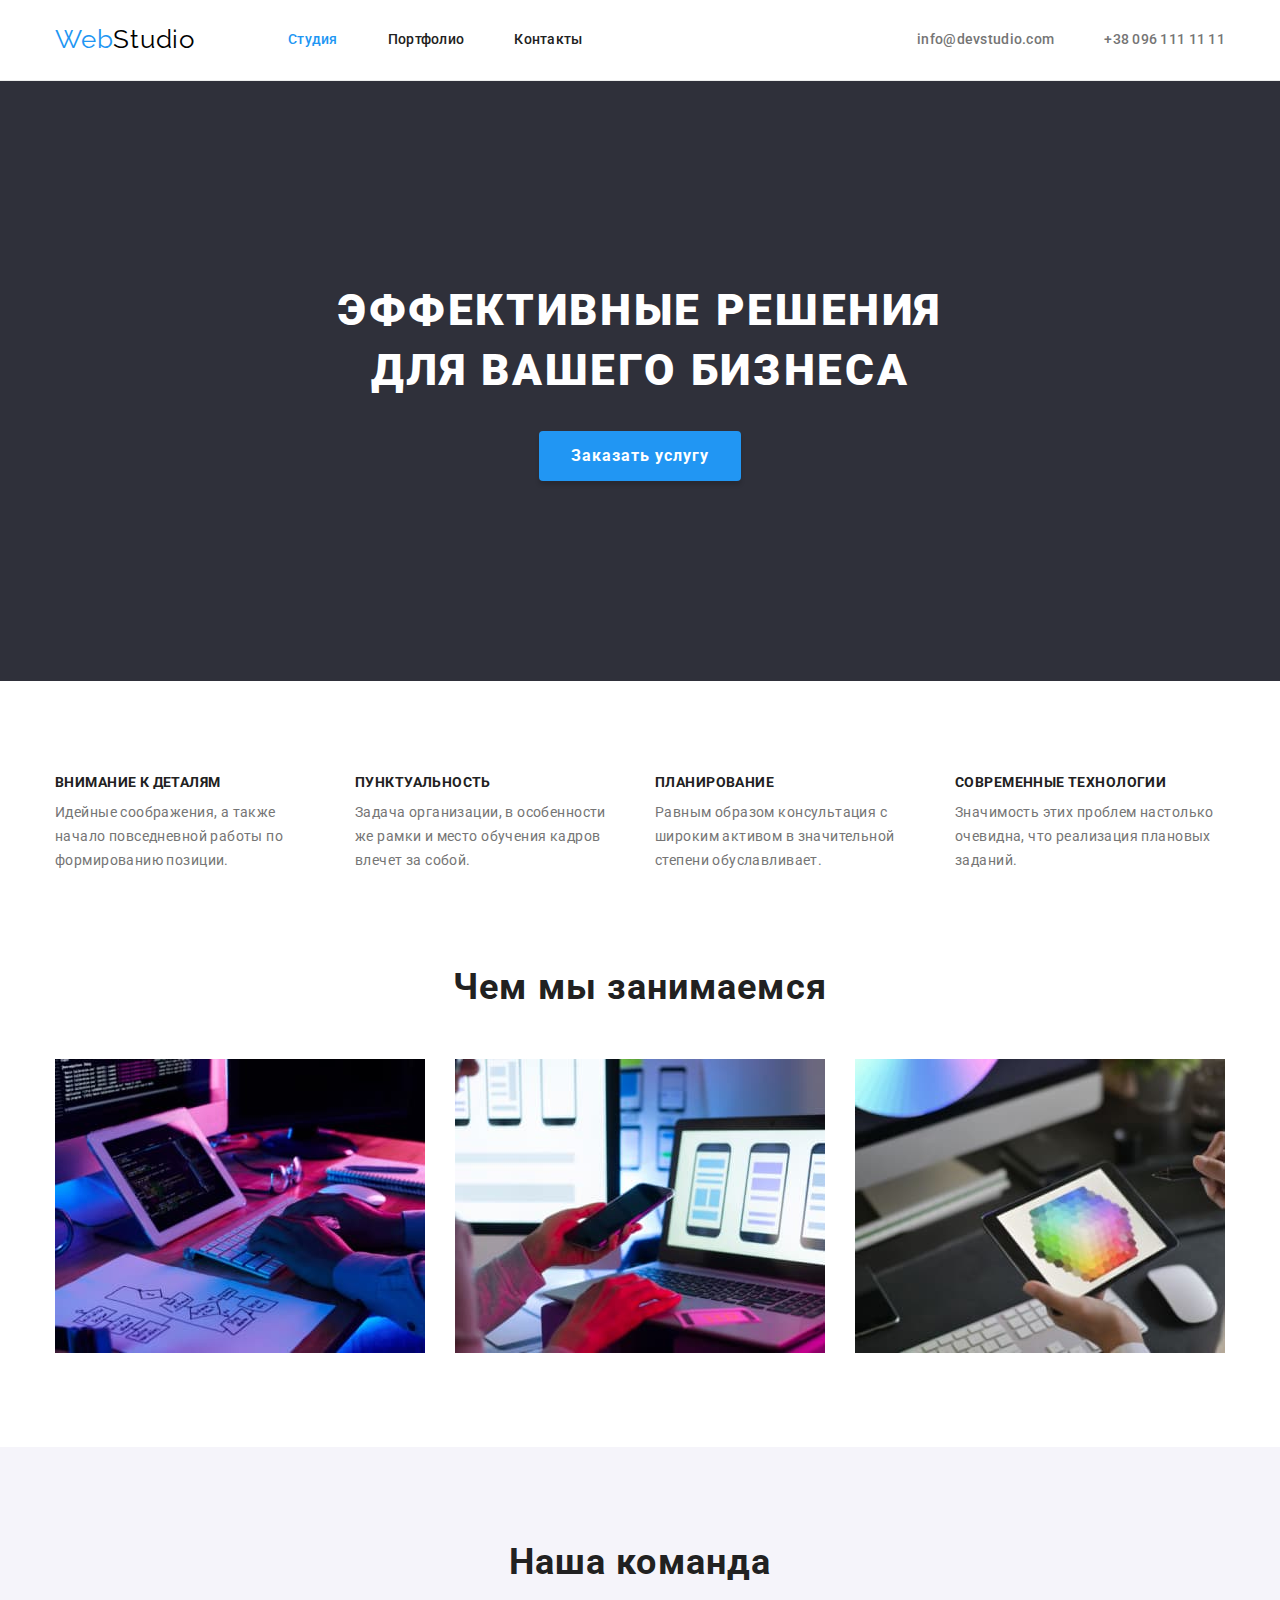
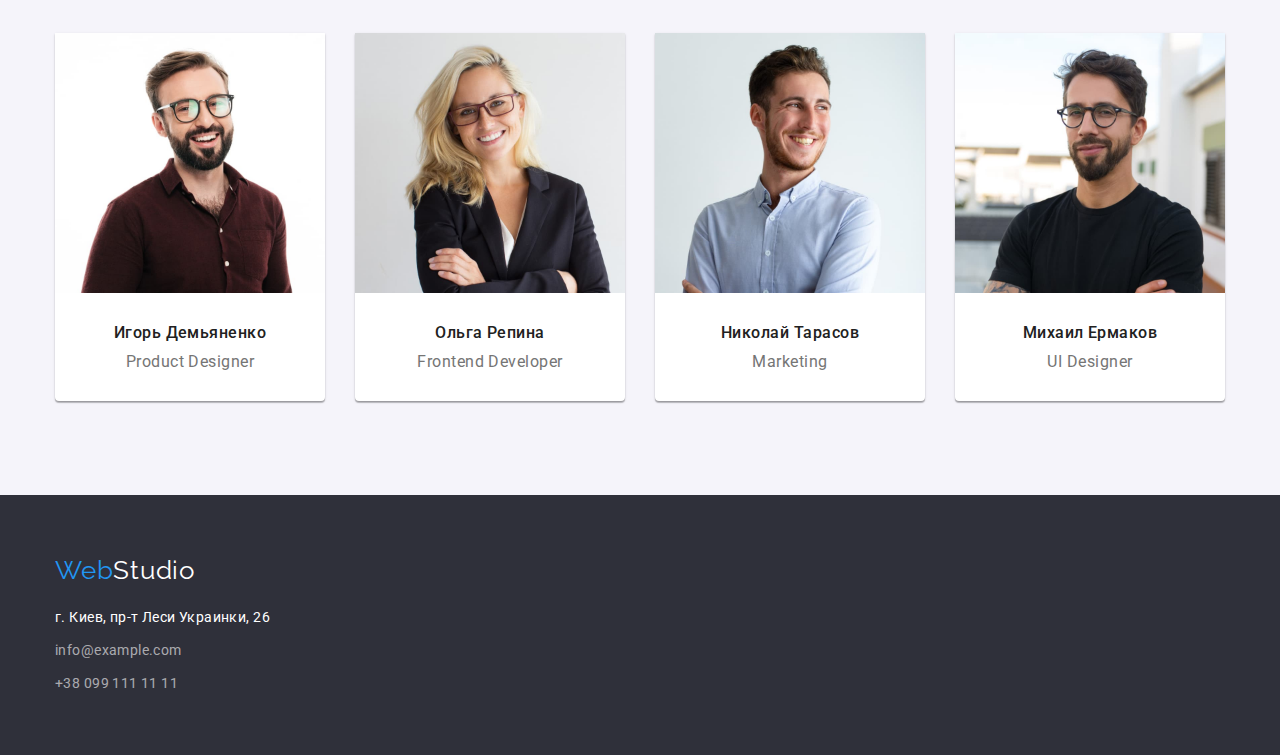
<file: index.html>
<!DOCTYPE html>
<html lang="ru">
  <head>
    <meta charset="UTF-8" />
    <meta http-equiv="X-UA-Compatible" content="IE=edge" />
    <meta name="viewport" content="width=device-width, initial-scale=1.0" />
    <title>Main Page</title>
    <link
      rel="stylesheet"
      href="https://cdnjs.cloudflare.com/ajax/libs/modern-normalize/1.0.0/modern-normalize.min.css"
    />
    <link rel="preconnect" href="https://fonts.gstatic.com" />

    <link
      href="https://fonts.googleapis.com/css2?family=Raleway:wght@700&family=Roboto:wght@400;500;700;900&display=swap"
      rel="stylesheet"
    />

    <link rel="stylesheet" href="./css/styles.css" />
  </head>

  <body>
    <!-- ВЕРХНЯЯ ЛИНИЯ -->
    <header class="nav-header">
      <div class="container main-nav">
        <a href="./index.html" class="link-logo-header" lang="en">Web<span class="sublogo-header">Studio</span></a>

        <nav>
          <ul class="list site-nav">
            <li class="item"><a class="link-nav current" href="">Студия</a></li>
            <li class="item"><a class="link-nav" href="./portfolio.html">Портфолио</a></li>
            <li class="item"><a class="link-nav" href="">Контакты</a></li>
          </ul>
        </nav>

        <ul class="list list-contact">
          <li class="item"><a class="link-header" href="mailto:info@devstudio.com">info@devstudio.com</a></li>
          <li class="item"><a class="link-header" href="tel:+380961111111">+38 096 111 11 11</a></li>
        </ul>
      </div>
    </header>

    <main>
      <!-- ШАПКА - ГЕРОЙ  -->
      <section class="hero-section">
        <div class="container">
          <h1 class="hero-title">Эффективные решения для вашего бизнеса</h1>
          <button class="studio-button" type="button">Заказать услугу</button>
        </div>
      </section>

      <!-- ОСОБЕННОСТИ -->
      <section class="features-section">
        <div class="container">
          <h2 class="visually-hidden">Особенности</h2>
          <ul class="list card-set">
            <li class="item">
              <h3 class="features-list-title">Внимание к деталям</h3>
              <p class="features-text">
                Идейные соображения, а также начало повседневной работы по формированию позиции.
              </p>
            </li>
            <li class="item">
              <h3 class="features-list-title">Пунктуальность</h3>
              <p class="features-text">
                Задача организации, в особенности же рамки и место обучения кадров влечет за собой.
              </p>
            </li>
            <li class="item">
              <h3 class="features-list-title">Планирование</h3>
              <p class="features-text">
                Равным образом консультация с широким активом в значительной степени обуславливает.
              </p>
            </li>
            <li class="item">
              <h3 class="features-list-title">Современные технологии</h3>
              <p class="features-text">Значимость этих проблем настолько очевидна, что реализация плановых заданий.</p>
            </li>
          </ul>
        </div>
      </section>

      <!-- ЧЕМ МЫ ЗАНИМАЕМСЯ -->
      <section class="work-section">
        <div class="container">
          <h2 class="work-title">Чем мы занимаемся</h2>
          <ul class="list our-works">
            <li class="item">
              <img src="./images/about/box1.jpg" alt="Пишем программы" width="370" />
            </li>
            <li class="item">
              <img src="./images/about/box2.jpg" alt="Тестируем программы" width="370" />
            </li>
            <li class="item">
              <img src="./images/about/box3.jpg" alt="Внедряем программы в эксплуатацию" width="370" />
            </li>
          </ul>
        </div>
      </section>

      <!-- НАША КОМАНДА -->
      <section class="team-section">
        <div class="container">
          <h2 class="team-title">Наша команда</h2>
          <ul class="list our-team">
            <li class="item">
              <img src="./images/team/product_designer_igor.jpg" alt="Игорь Демьяненко Product Designer" width="270" />
              <div class="content">
                <h3 class="team-title-list">Игорь Демьяненкo</h3>
                <p class="team-text">Product Designer</p>
              </div>
            </li>
            <li class="item">
              <img src="./images/team/frontend_developer_olga.jpg" alt="Ольга Репина Frontend Developer" width="270" />
              <div class="content">
                <h3 class="team-title-list">Ольга Репина</h3>
                <p class="team-text">Frontend Developer</p>
              </div>
            </li>
            <li class="item">
              <img src="./images/team/marketing_nikolay.jpg" alt="Николай Тарасов Marketing" width="270" />
              <div class="content">
                <h3 class="team-title-list">Николай Тарасов</h3>
                <p class="team-text">Marketing</p>
              </div>
            </li>
            <li class="item">
              <img src="./images/team/ui_designer_mihail.jpg" alt="Михаил Ермаков UI Designer" width="270" />
              <div class="content">
                <h3 class="team-title-list">Михаил Ермаков</h3>
                <p class="team-text">UI Designer</p>
              </div>
            </li>
          </ul>
        </div>
      </section>
    </main>
    <!-- ПОДВАЛ -->
    <footer class="footer">
      <div class="container">
        <a href="./index.html" class="link-logo-footer" lang="en">Web<span class="sublogo-footer">Studio</span></a>
        <address>
          <ul class="list">
            <li class="item">
              <a class="link-address" href="https://goo.gl/maps/Poxogy9ZwxsRHQay8" target="_blank"
                >г. Киев, пр-т Леси Украинки, 26</a
              >
            </li>
            <li class="item"><a class="link-footer" href="mailto:info@example.com">info@example.com</a></li>
            <li class="item"><a class="link-footer" href="tel:+380991111111">+38 099 111 11 11</a></li>
          </ul>
        </address>
      </div>
    </footer>
  </body>
</html>
</file>
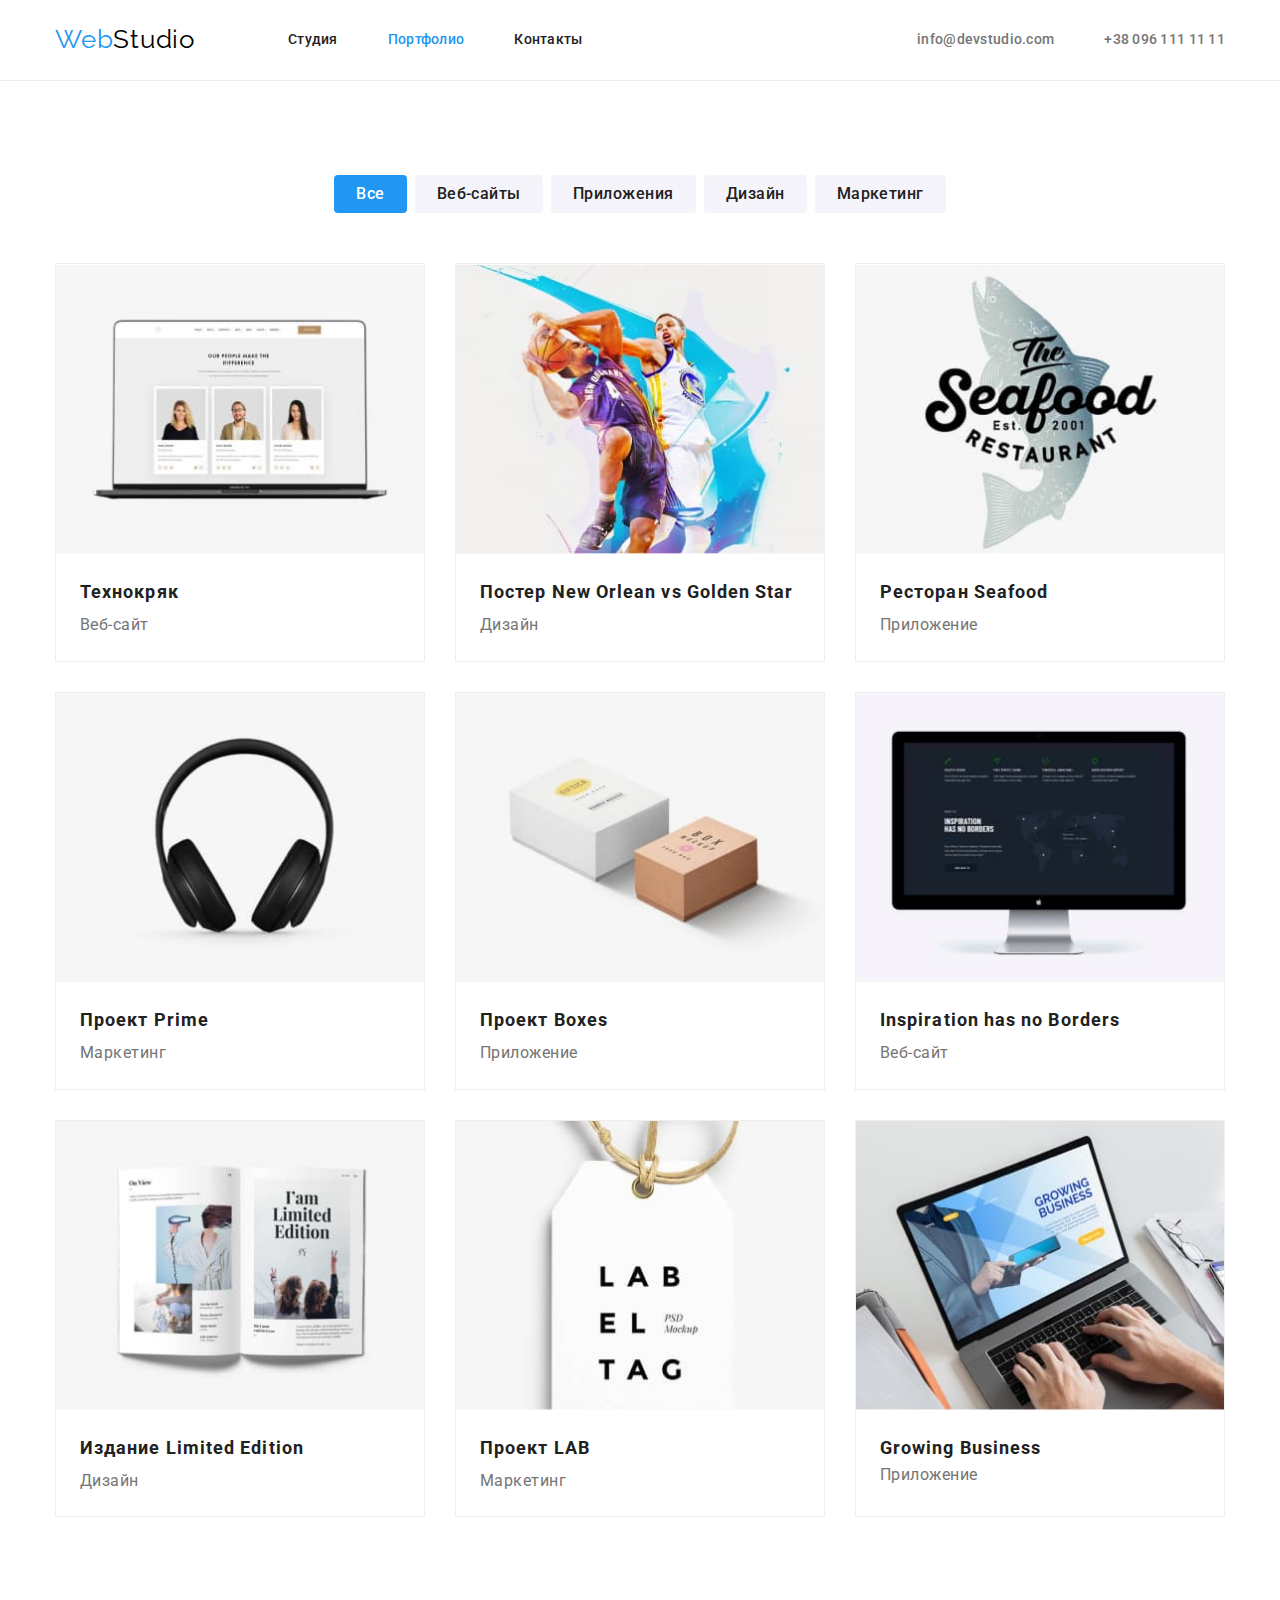
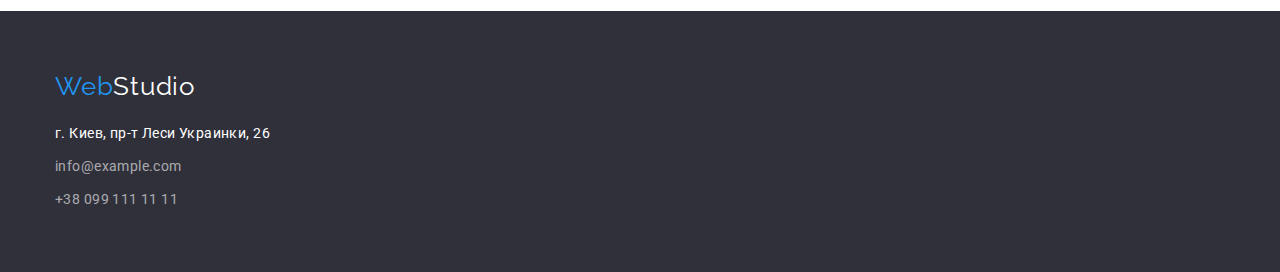
<file: portfolio.html>
<!DOCTYPE html>
<html lang="ru">
  <head>
    <meta charset="UTF-8" />
    <meta http-equiv="X-UA-Compatible" content="IE=edge" />
    <meta name="viewport" content="width=device-width, initial-scale=1.0" />
    <title>Portfolio</title>
    <link rel="preconnect" href="https://fonts.gstatic.com" />
    <link
      href="https://fonts.googleapis.com/css2?family=Raleway:wght@700&family=Roboto:wght@400;500;700;900&display=swap"
      rel="stylesheet"
    />
    <link
      rel="stylesheet"
      href="https://cdnjs.cloudflare.com/ajax/libs/modern-normalize/1.0.0/modern-normalize.min.css"
    />
    <link rel="stylesheet" href="./css/styles.css" />
  </head>

  <body>
    <!-- ВЕРХНЯЯ ЛИНИЯ -->
    <header class="nav-header">
      <div class="container main-nav">
        <a href="./index.html" class="link-logo-header" lang="en">Web<span class="sublogo-header">Studio</span></a>

        <nav>
          <ul class="list site-nav">
            <li class="item"><a class="link-nav" href="./index.html">Студия</a></li>
            <li class="item"><a class="link-nav current" href="">Портфолио</a></li>
            <li class="item"><a class="link-nav" href="">Контакты</a></li>
          </ul>
        </nav>

        <ul class="list list-contact">
          <li class="item"><a class="link-header" href="mailto:info@devstudio.com">info@devstudio.com</a></li>
          <li class="item"><a class="link-header" href="tel:+380961111111">+38 096 111 11 11</a></li>
        </ul>
      </div>
    </header>

    <main>
      <!-- Портфолио -->
      <section class="section-portfolio">
        <div class="container">
          <h1 class="visually-hidden">Наше Портфолио</h1>
          <!-- filters -->
          <ul class="list button-list">
            <li class="item"><button class="button-portfolio actively" type="button">Все</button></li>
            <li class="item"><button class="button-portfolio" type="button">Веб-сайты</button></li>
            <li class="item"><button class="button-portfolio" type="button">Приложения</button></li>
            <li class="item"><button class="button-portfolio" type="button">Дизайн</button></li>
            <li class="item"><button class="button-portfolio" type="button">Маркетинг</button></li>
          </ul>
          <ul class="list our-projects">
            <li class="item">
              <img src="./images/portfolio/portfolio1.jpg" alt="Веб-сайтТехнокряк" width="370" />
              <div class="description">
                <h2 class="name-work">Технокряк</h2>
                <p class="portfolio-name">Веб-сайт</p>
              </div>
            </li>
            <li class="item">
              <img src="./images/portfolio/portfolio2.jpg" alt="Дизайн Постер New Orlean vs Golden Star" width="370" />
              <div class="description">
                <h2 class="name-work">Постер New Orlean vs Golden Star</h2>
                <p class="portfolio-name">Дизайн</p>
              </div>
            </li>
            <li class="item">
              <img src="./images/portfolio/portfolio3.jpg" alt="Приложение Ресторан Seafood" width="370" />
              <div class="description">
                <h2 class="name-work">Ресторан Seafood</h2>
                <p class="portfolio-name">Приложение</p>
              </div>
            </li>
            <li class="item">
              <img src="./images/portfolio/portfolio4.jpg" alt="Маркетинг Проект Prime" width="370" />
              <div class="description">
                <h2 class="name-work">Проект Prime</h2>
                <p class="portfolio-name">Маркетинг</p>
              </div>
            </li>
            <li class="item">
              <img src="./images/portfolio/portfolio5.jpg" alt="Приложение роект Boxes" width="370" />
              <div class="description">
                <h2 class="name-work">Проект Boxes</h2>
                <p class="portfolio-name">Приложение</p>
              </div>
            </li>
            <li class="item">
              <img src="./images/portfolio/portfolio6.jpg" alt="Веб-сайт Inspiration has no Borders" width="370" />
              <div class="description">
                <h2 class="name-work">Inspiration has no Borders</h2>
                <p class="portfolio-name">Веб-сайт</p>
              </div>
            </li>
            <li class="item">
              <img src="./images/portfolio/portfolio7.jpg" alt="Дизайн Издание Limited Edition" width="370" />
              <div class="description">
                <h2 class="name-work">Издание Limited Edition</h2>
                <p class="portfolio-name">Дизайн</p>
              </div>
            </li>
            <li class="item">
              <img src="./images/portfolio/portfolio8.jpg" alt="Маркетинг Проект LAB" width="370" />
              <div class="description">
                <h2 class="name-work">Проект LAB</h2>
                <p class="portfolio-name">Маркетинг</p>
              </div>
            </li>
            <li class="item">
              <img src="./images/portfolio/portfolio9.jpg" alt="Приложение Growing Business" width="370" />
              <div class="description">
                <h2 class="name-work">Growing Business</h2>
                <p class="name-work-p">Приложение</p>
              </div>
            </li>
          </ul>
        </div>
      </section>
    </main>
    <!-- ПОДВАЛ -->
    <footer class="footer">
      <div class="container">
        <a href="./index.html" class="link-logo-footer" lang="en">Web<span class="sublogo-footer">Studio</span></a>
        <address>
          <ul class="list">
            <li class="item">
              <a class="link-address" href="https://goo.gl/maps/Poxogy9ZwxsRHQay8" target="_blank"
                >г. Киев, пр-т Леси Украинки, 26</a
              >
            </li>
            <li class="item"><a class="link-footer" href="mailto:info@example.com">info@example.com</a></li>
            <li class="item"><a class="link-footer" href="tel:+380991111111">+38 099 111 11 11</a></li>
          </ul>
        </address>
      </div>
    </footer>
  </body>
</html>
</file>
<file: css/styles.css>
:root {
  --main-text-cl: #757575;
  --title-text-cl: #212121;
  --logo-text-cl: #000000;
  --alt-text-cl: #ffffff;
  --secondary-text-cl: rgba(255, 255, 255, 0.6);
  --accent-cl: #2196f3;

  --primary-bg-cl: #ffffff;
  --accent-bg-cl: #f5f4fa;
  --black-bg-cl: #2f303a;

  --border-header-box: #ececec;
  --shadow-item-box: 0px 1px 3px rgba(0, 0, 0, 0.12), 0px 1px 1px rgba(0, 0, 0, 0.14), 0px 2px 1px rgba(0, 0, 0, 0.2);

  --padding-section: 94px;
  --margin-left-li: 30px;
  --padding-footer: 60px;

  --main-font: 'Roboto', sans-serif;
  --logo-font: 'Raleway', sans-serif;
}

body {
  font-family: var(--main-font);
  /* font-size: 14px;
  line-height: 1.71; */
  letter-spacing: 0.03em;
  color: var(--main-text-cl);
  background-color: var(--primary-bg-cl);
}

html {
  box-sizing: border-box;
}

*,
*::after,
*::before {
  box-sizing: inherit;
  padding: 0;
  margin: 0;
}

h1,
h2,
h3,
h4,
h5,
h6,
p {
  margin: 0;
}

.list {
  list-style: none;
}

img {
  display: block;
  max-width: 100%;
  height: auto;
}

.container {
  width: 1200px;
  padding-left: 15px;
  padding-right: 15px;
  margin-left: auto;
  margin-right: auto;
  /* outline: 1px solid red; */
}

/* ВЕРХНЯЯ ЛИНИЯ - HEADER */
.nav-header {
  background-color: var(--primary-bg-cl);
  border-bottom: 1px solid var(--border-header-box);
}

.main-nav {
  display: flex;
  align-items: center;
}

.site-nav {
  display: flex;
  margin-left: 93px;
  align-items: center;
}

/* 1-й спосіб відступу елементів один від одного */
/* .site-nav .item:not(:last-child) {
  margin-right: 50px;
} */

/* 2-й спосіб відступу елементів один від одного */
.site-nav .item + .item {
  margin-left: 50px;
}

.site-nav .link-nav {
  display: block;
  padding-top: 32px;
  padding-bottom: 32px;
}

.list-contact {
  display: flex;
  align-items: center;
  margin-left: auto;
}

/* 1-й спосіб відступу елементів один від одного */
/* .list-contact .item:not(:last-child) {
  margin-right: 50px;
} */

/* 2-й спосіб відступу елементів один від одного */
.list-contact .item + .item {
  margin-left: 50px;
}

.list-contact .link-header {
  display: block;
  padding-top: 32px;
  padding-bottom: 32px;
}

.link-logo-header {
  font-family: var(--logo-font);
  font-size: 26px;
  line-height: 1.19;
  letter-spacing: 0.03em;
  text-decoration: none;
  color: var(--accent-cl);
  padding-top: 24px;
  padding-bottom: 25px;
}

.sublogo-header {
  color: var(--logo-text-cl);
}

.sublogo-footer {
  color: var(--alt-text-cl);
}

.link-nav,
.link-header {
  font-weight: 500;
  font-size: 14px;
  line-height: 1.14;
  letter-spacing: 0.02em;
  color: var(--title-text-cl);
  text-decoration: none;
}

.link-header {
  color: var(--main-text-cl);
}

.link-nav:hover,
.link-nav:focus,
.link-header:hover,
.link-header:focus {
  color: var(--accent-cl);
}

.list .link-nav.current {
  color: var(--accent-cl);
}

/* ШАПКА - ГЕРОЙ -HERO */
.hero-section {
  background-color: var(--black-bg-cl);
  padding-top: 200px;
  padding-bottom: 200px;
}

.hero-title {
  max-width: 692px;
  margin-left: auto;
  margin-right: auto;
  margin-bottom: 30px;

  font-weight: 900;
  font-size: 44px;
  line-height: 1.36;
  text-align: center;
  letter-spacing: 0.06em;
  text-transform: uppercase;
  color: var(--alt-text-cl);
}

.studio-button {
  font-family: inherit;
  font-weight: 700;
  font-size: 16px;
  line-height: 1.88;
  display: flex;
  align-items: center;
  text-align: center;
  letter-spacing: 0.06em;
  color: var(--alt-text-cl);
  background-color: var(--accent-cl);
  cursor: pointer;

  padding: 10px 32px;
  margin-left: auto;
  margin-right: auto;
  border: none;
  border-radius: 4px;
  box-shadow: 0px 4px 4px rgba(0, 0, 0, 0.15);
}

/* ОСОБЕННОСТИ - FEATURE */

.visually-hidden {
  position: absolute !important;
  clip: rect(1px 1px 1px 1px);
  clip: rect(1px, 1px, 1px, 1px);
  padding: 0 !important;
  border: 0 !important;
  height: 1px !important;
  width: 1px !important;
  overflow: hidden;
}

.features-list-title {
  margin-bottom: 10px;
  font-weight: 700;
  font-size: 14px;
  line-height: 1.14;
  letter-spacing: 0.03em;
  color: var(--title-text-cl);
  text-transform: uppercase;
}

.features-text {
  font-weight: 400;
  font-size: 14px;
  line-height: 1.71;
  letter-spacing: 0.03em;
  color: var(--main-text-cl);
}

.card-set {
  display: flex;
  flex-wrap: wrap;
  margin-left: calc(-1 * var(--margin-left-li));
}

.card-set > .item {
  flex-basis: calc(100% / 4 - var(--margin-left-li));
  margin-left: var(--margin-left-li);
}

.features-section {
  padding-top: var(--padding-section);
  padding-bottom: var(--padding-section);
}

/* ЧЕМ МЫ ЗАНИМАЕМСЯ - WORK SECTION */

.work-title,
.team-title {
  margin-bottom: 50px;

  font-weight: 700;
  font-size: 36px;
  line-height: 1.17;
  text-align: center;
  letter-spacing: 0.03em;
  color: var(--title-text-cl);
}

.our-works {
  padding: 0;
  margin: 0;
  display: flex;
  flex-wrap: wrap;
  margin-left: calc(-1 * var(--margin-left-li));
  margin-top: calc(-1 * var(--margin-left-li));
}

.our-works > .item {
  flex-basis: calc(100% / 3 - var(--margin-left-li));
  margin-left: var(--margin-left-li);
  margin-top: var(--margin-left-li);
}
.work-section {
  padding-bottom: var(--padding-section);
}

/* НАША КОМАНДА - OUR TEAM */
.team-section {
  background-color: var(--accent-bg-cl);
  padding-top: var(--padding-section);
  padding-bottom: var(--padding-section);
}

.content {
  padding-top: 30px;
  padding-bottom: 30px;
  padding-left: 32px;
  padding-right: 32px;
}

.team-title-list {
  margin-bottom: 10px;

  font-weight: 500;
  font-size: 16px;
  line-height: 1.19;
  text-align: center;
  letter-spacing: 0.03em;
  color: var(--title-text-cl);
}

.team-text {
  font-size: 16px;
  line-height: 1.19;
  text-align: center;
  letter-spacing: 0.03em;
  color: var(--main-text-cl);
}

.our-team {
  padding: 0;
  margin: 0;

  display: flex;
  flex-wrap: wrap;
  margin-left: calc(-1 * var(--margin-left-li));
  margin-top: calc(-1 * var(--margin-left-li));
}

.our-team > .item {
  flex-basis: calc(100% / 4 - var(--margin-left-li));
  margin-left: var(--margin-left-li);
  margin-top: var(--margin-left-li);

  background: var(--primary-bg-cl);
  box-shadow: var(--shadow-item-box);
  border-radius: 0px 0px 4px 4px;
  overflow: hidden;
}

/* ПОДВАЛ - FOOTER */
.footer {
  background-color: var(--black-bg-cl);
  padding-top: var(--padding-footer);
  padding-bottom: var(--padding-footer);
}

.link-logo-footer {
  font-family: var(--logo-font);
  font-size: 26px;
  line-height: 1.19;
  letter-spacing: 0.03em;
  text-decoration: none;
  color: var(--accent-cl);
  display: inline-block;
  margin-bottom: 20px;
}

.link-address {
  font-style: normal;
  font-weight: 400;
  font-size: 14px;
  line-height: 1.71;
  letter-spacing: 0.03em;
  color: var(--alt-text-cl);
  text-decoration: none;
}

.link-address:hover,
.link-address:focus,
.link-footer:hover,
.link-footer:focus {
  color: var(--accent-cl);
}

.link-footer {
  font-style: normal;
  font-weight: 400;
  font-size: 14px;
  line-height: 1.71;
  letter-spacing: 0.03em;
  color: rgba(255, 255, 255, 0.6);
  text-decoration: none;
}

address .item:not(:last-child) {
  margin-bottom: 9px;
}

/* PORTFOLIO */

.section-portfolio {
  padding-top: var(--padding-section);
  padding-bottom: var(--padding-section);
}
/*  ПОЧАТОК CSS КНОПОК-ФІЛЬТРІВ */

.button-portfolio {
  font-weight: 500;
  font-size: 16px;
  line-height: 1.63;
  text-align: center;
  letter-spacing: 0.03em;
  color: var(--title-text-cl);
  background-color: var(--accent-bg-cl);
  cursor: pointer;

  padding: 6px 22px;
  border: none;
  border-radius: 4px;
}

.list .button-portfolio.actively {
  color: var(--alt-text-cl);
  background-color: var(--accent-cl);
}

.button-portfolio:hover,
.button-portfolio:focus {
  background-color: var(--accent-cl);
  color: var(--alt-text-cl);
}

.button-list {
  display: flex;
  flex-wrap: wrap;
  justify-content: center;
  align-items: center;
  margin-bottom: 50px;
}

.button-list .item + .item {
  margin-left: 8px;
}

/*  КІНЕЦЬ CSS КНОПОК-ФІЛЬТРІВ */

/* OUR-PROJECTS */
.description {
  padding: 20px 24px;
}
.name-work {
  font-weight: 700;
  font-size: 18px;
  line-height: 2;
  letter-spacing: 0.06em;
  color: var(--title-text-cl);
}

.portfolio-name {
  font-weight: 400;
  font-size: 16px;
  line-height: 1.9;
  letter-spacing: 0.03em;
  color: var(--main-text-cl);
}

.our-projects {
  padding: 0;
  margin: 0;

  display: flex;
  flex-wrap: wrap;
  /* justify-content: center;
  align-items: center; */
  margin-left: calc(-1 * var(--margin-left-li));
  margin-top: calc(-1 * var(--margin-left-li));
}

.our-projects > .item {
  flex-basis: calc(100% / 3 - var(--margin-left-li));
  margin-left: var(--margin-left-li);
  margin-top: var(--margin-left-li);

  background: var(--primary-bg-cl);
  border: 1px solid #eeeeee;
}
</file>
